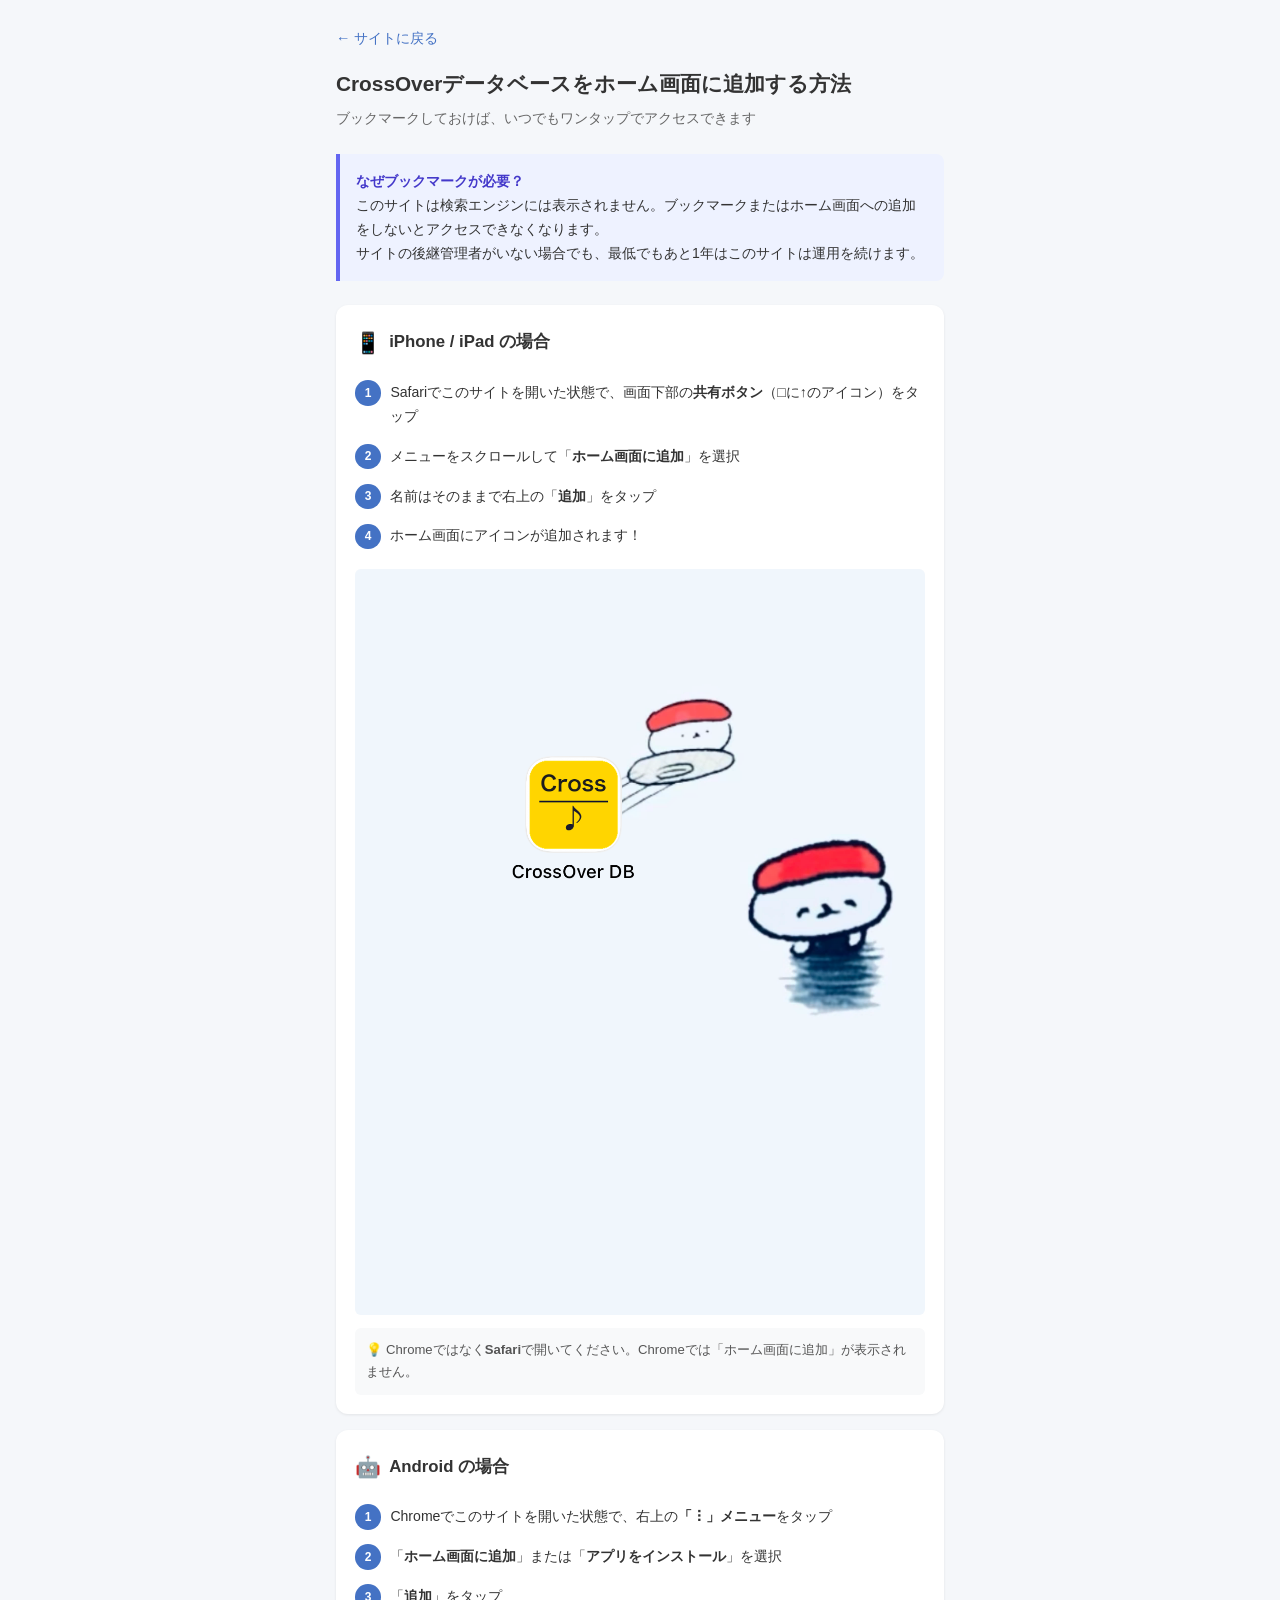
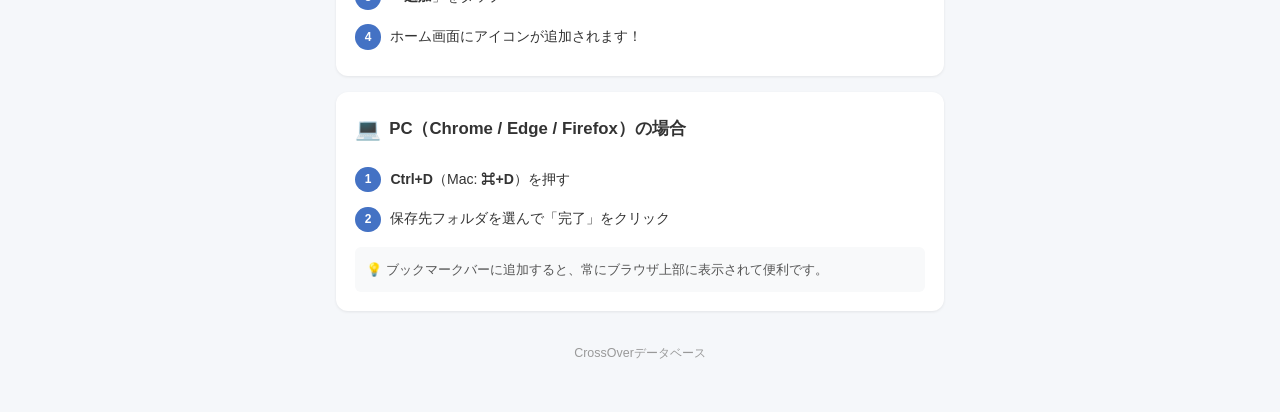
<file: web/bookmark.html>
<!DOCTYPE html>
<html lang="ja">
<head>
    <meta charset="UTF-8">
    <meta name="viewport" content="width=device-width, initial-scale=1.0">
    <meta name="robots" content="noindex, nofollow">
    <title>ブックマーク方法 - CrossOverデータベース</title>
    <link rel="icon" href="img/favicon.ico" sizes="any">
    <link rel="apple-touch-icon" href="img/apple-touch-icon.png">
    <style>
        * { margin: 0; padding: 0; box-sizing: border-box; }
        body {
            font-family: -apple-system, BlinkMacSystemFont, "Hiragino Sans", "Noto Sans JP", sans-serif;
            background: #f5f7fa; color: #333; line-height: 1.7;
        }
        .container { max-width: 640px; margin: 0 auto; padding: 1.5rem 1rem 3rem; }
        .back-link { display: inline-block; margin-bottom: 1rem; color: #4472C4; text-decoration: none; font-size: 0.9rem; }
        .back-link:hover { text-decoration: underline; }
        h1 { font-size: 1.3rem; margin-bottom: 0.3rem; }
        .subtitle { color: #666; font-size: 0.85rem; margin-bottom: 1.5rem; }
        .notice {
            background: #eef2ff; border-left: 4px solid #6366f1;
            padding: 1rem; border-radius: 0 8px 8px 0; margin-bottom: 1.5rem;
            font-size: 0.88rem;
        }
        .notice strong { color: #4338ca; }
        .section {
            background: #fff; border-radius: 12px; padding: 1.2rem;
            margin-bottom: 1rem; box-shadow: 0 1px 3px rgba(0,0,0,0.08);
        }
        .section h2 { font-size: 1.05rem; margin-bottom: 0.8rem; display: flex; align-items: center; gap: 0.5rem; }
        .section h2 .icon { font-size: 1.3rem; }
        .steps { list-style: none; counter-reset: step; padding: 0; }
        .steps li {
            counter-increment: step; position: relative;
            padding: 0.5rem 0 0.5rem 2.2rem; font-size: 0.88rem;
        }
        .steps li::before {
            content: counter(step); position: absolute; left: 0; top: 0.45rem;
            width: 1.6rem; height: 1.6rem; border-radius: 50%;
            background: #4472C4; color: #fff; font-size: 0.75rem; font-weight: 700;
            display: flex; align-items: center; justify-content: center;
        }
        .screenshot-placeholder {
            background: #f0f0f0; border: 2px dashed #ccc; border-radius: 8px;
            height: 320px; display: flex; align-items: center; justify-content: center;
            color: #999; font-size: 0.85rem; margin: 0.8rem 0;
        }
        .screenshot-placeholder img {
            max-width: 100%; max-height: 100%; border-radius: 6px; object-fit: contain;
        }
        .tip { background: #f8f9fa; padding: 0.7rem; border-radius: 6px; font-size: 0.82rem; color: #555; margin-top: 0.5rem; }
        .footer-note { text-align: center; color: #999; font-size: 0.78rem; margin-top: 2rem; }
    </style>
</head>
<body>
    <div class="container">
        <a href="index.html" class="back-link">&larr; サイトに戻る</a>
        <h1>CrossOverデータベースをホーム画面に追加する方法</h1>
        <p class="subtitle">ブックマークしておけば、いつでもワンタップでアクセスできます</p>

        <div class="notice">
            <strong>なぜブックマークが必要？</strong><br>
            このサイトは検索エンジンには表示されません。ブックマークまたはホーム画面への追加をしないとアクセスできなくなります。<br>
            サイトの後継管理者がいない場合でも、最低でもあと1年はこのサイトは運用を続けます。
        </div>

        <!-- iPhone -->
        <div class="section">
            <h2><span class="icon">📱</span> iPhone / iPad の場合</h2>
            <ol class="steps">
                <li>Safariでこのサイトを開いた状態で、画面下部の<strong>共有ボタン</strong>（□に↑のアイコン）をタップ</li>
                <li>メニューをスクロールして「<strong>ホーム画面に追加</strong>」を選択</li>
                <li>名前はそのままで右上の「<strong>追加</strong>」をタップ</li>
                <li>ホーム画面にアイコンが追加されます！</li>
            </ol>
            <div class="screenshot-placeholder" style="height:auto;border:none;background:none;">
                <img src="img/guide-iphone-1.png" alt="iPhoneホーム画面に追加した例">
            </div>
            <div class="tip">💡 Chromeではなく<strong>Safari</strong>で開いてください。Chromeでは「ホーム画面に追加」が表示されません。</div>
        </div>

        <!-- Android -->
        <div class="section">
            <h2><span class="icon">🤖</span> Android の場合</h2>
            <ol class="steps">
                <li>Chromeでこのサイトを開いた状態で、右上の<strong>「︙」メニュー</strong>をタップ</li>
                <li>「<strong>ホーム画面に追加</strong>」または「<strong>アプリをインストール</strong>」を選択</li>
                <li>「<strong>追加</strong>」をタップ</li>
                <li>ホーム画面にアイコンが追加されます！</li>
            </ol>
        </div>

        <!-- PC -->
        <div class="section">
            <h2><span class="icon">💻</span> PC（Chrome / Edge / Firefox）の場合</h2>
            <ol class="steps">
                <li><strong>Ctrl+D</strong>（Mac: <strong>⌘+D</strong>）を押す</li>
                <li>保存先フォルダを選んで「完了」をクリック</li>
            </ol>
            <div class="tip">💡 ブックマークバーに追加すると、常にブラウザ上部に表示されて便利です。</div>
        </div>

        <p class="footer-note">CrossOverデータベース</p>
    </div>
</body>
</html>
</file>
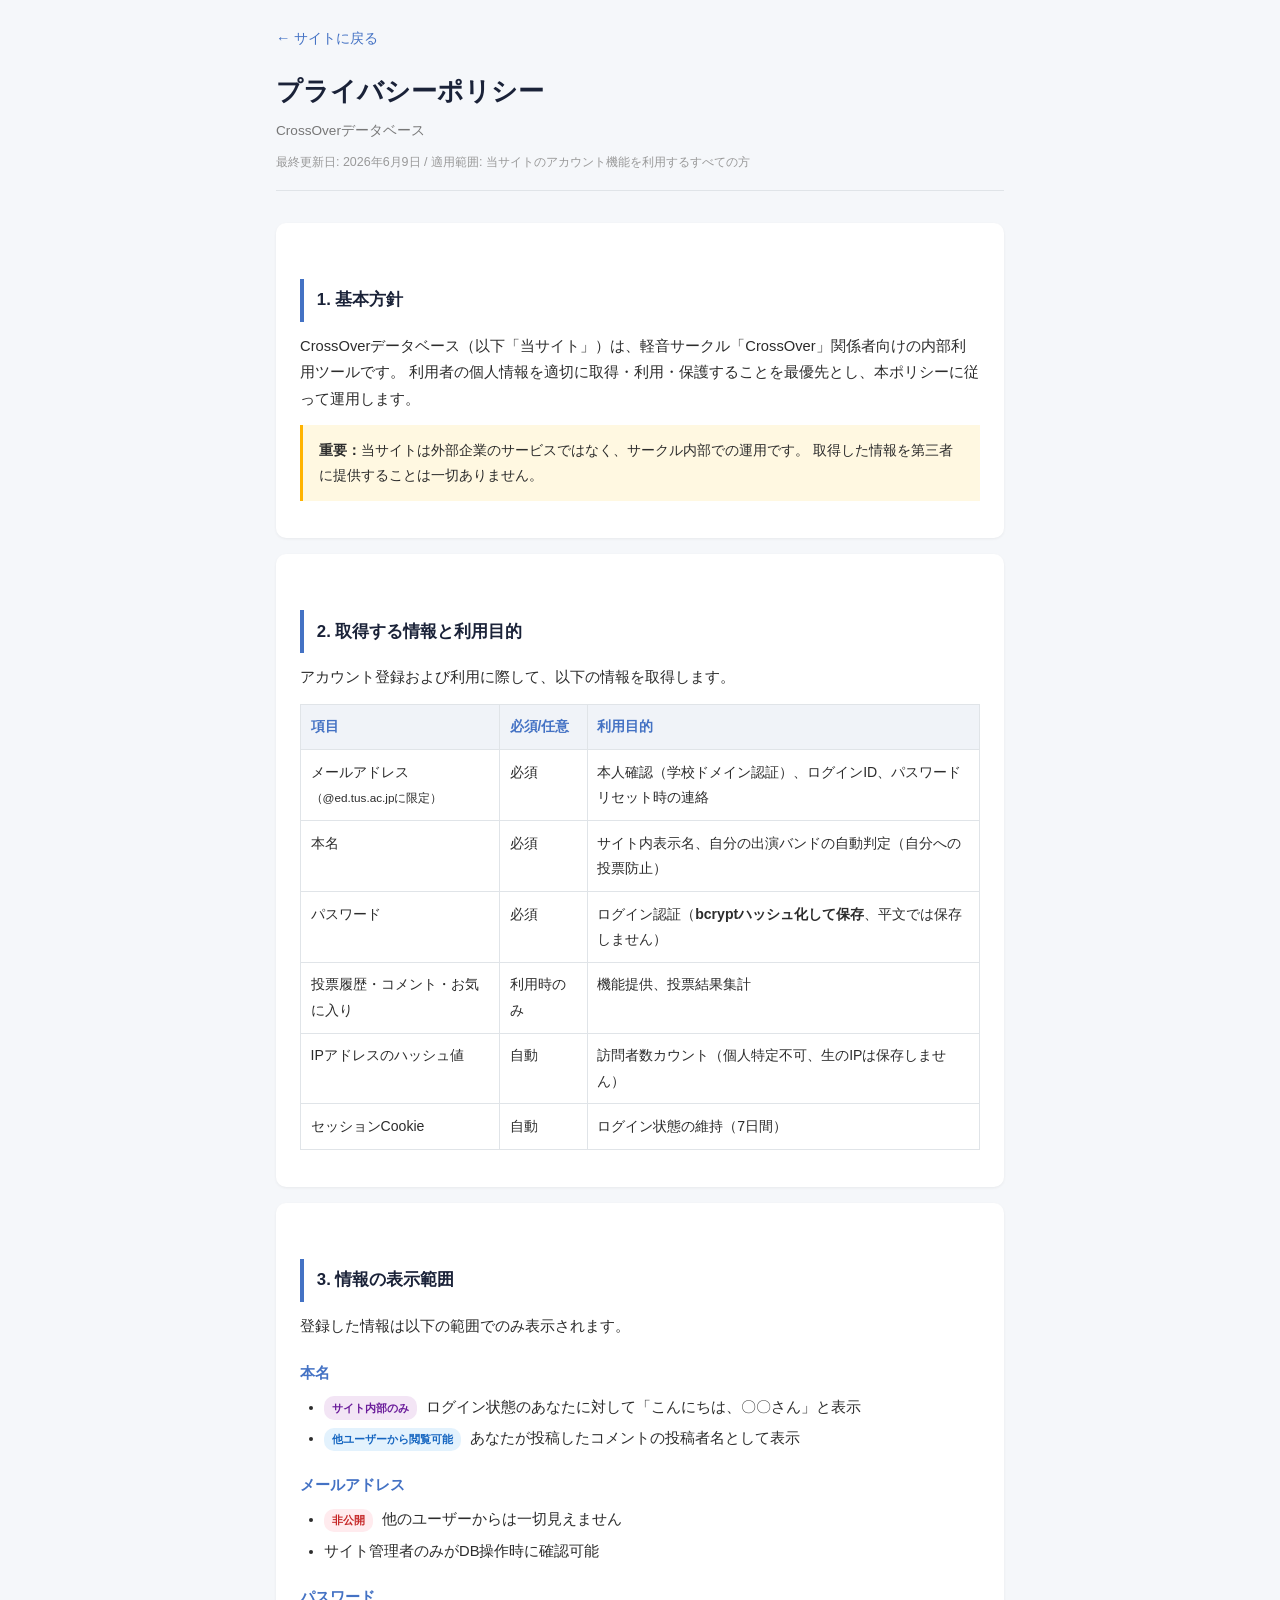
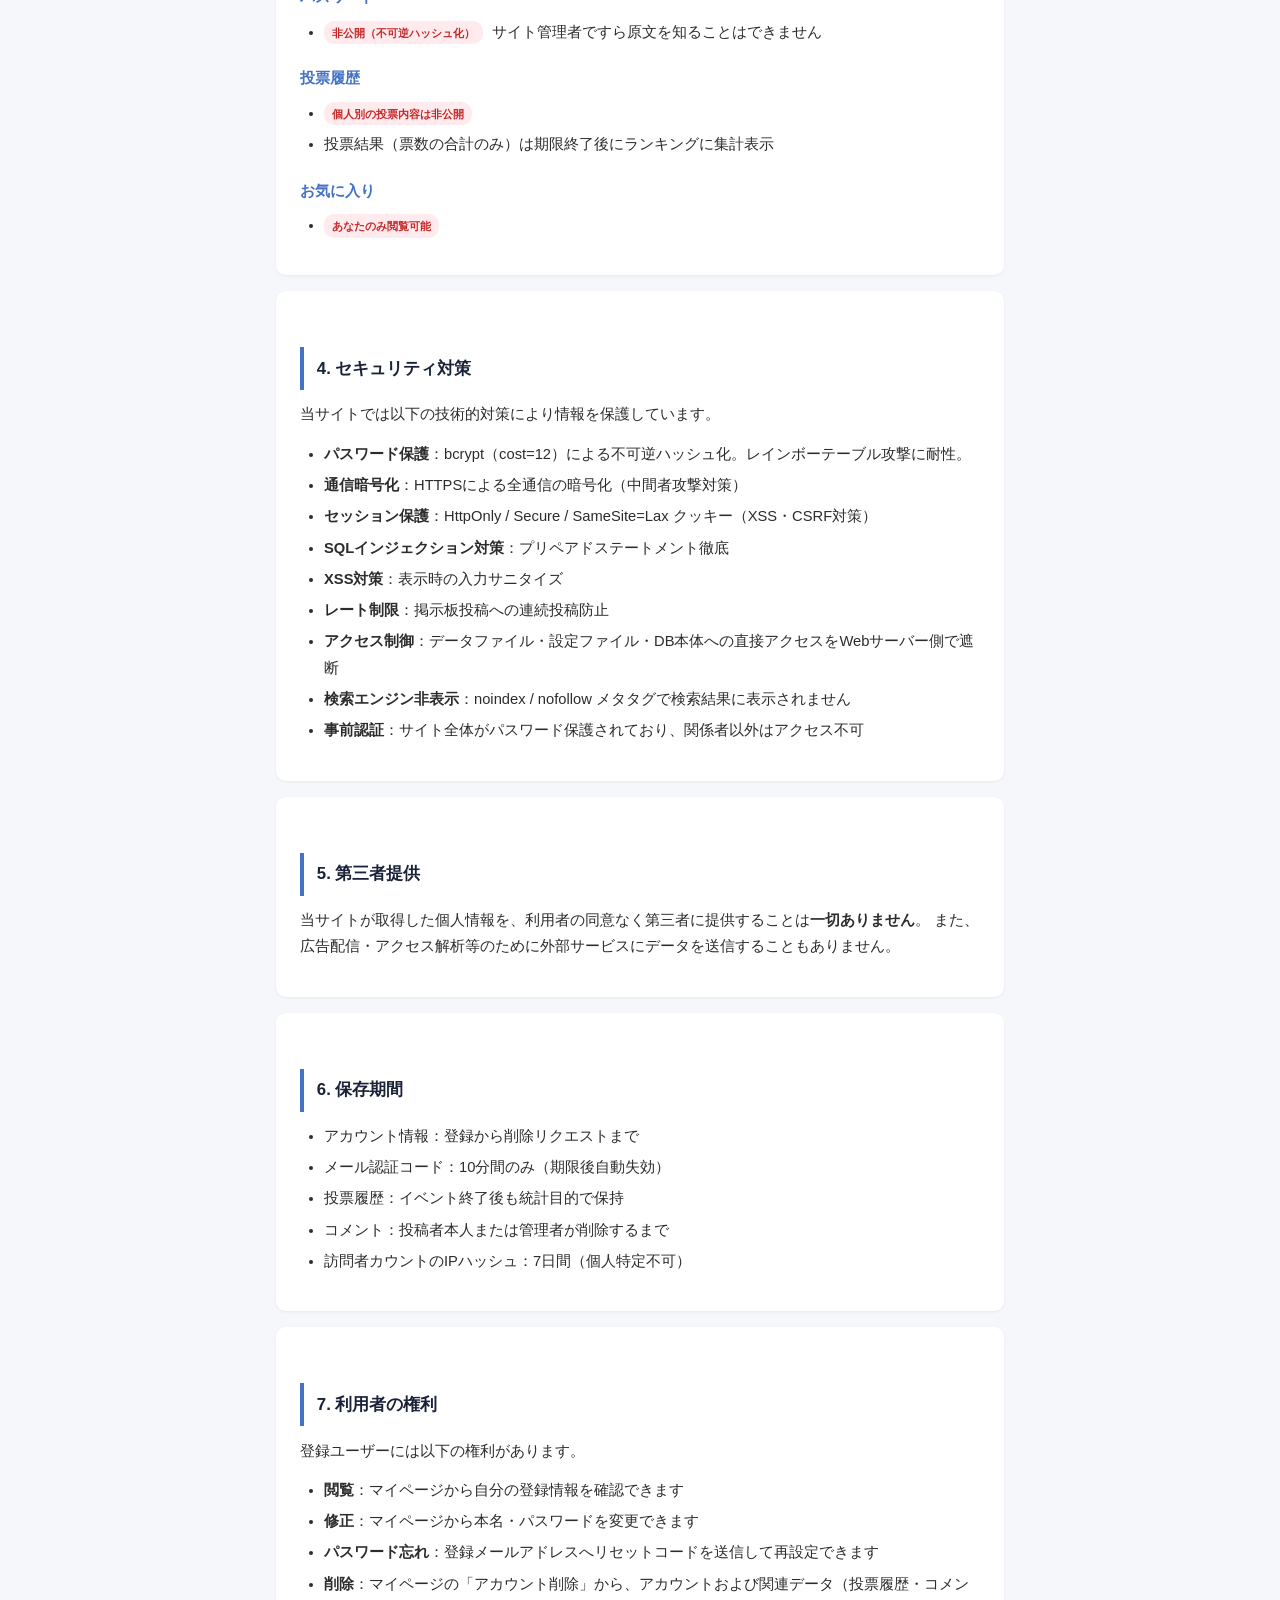
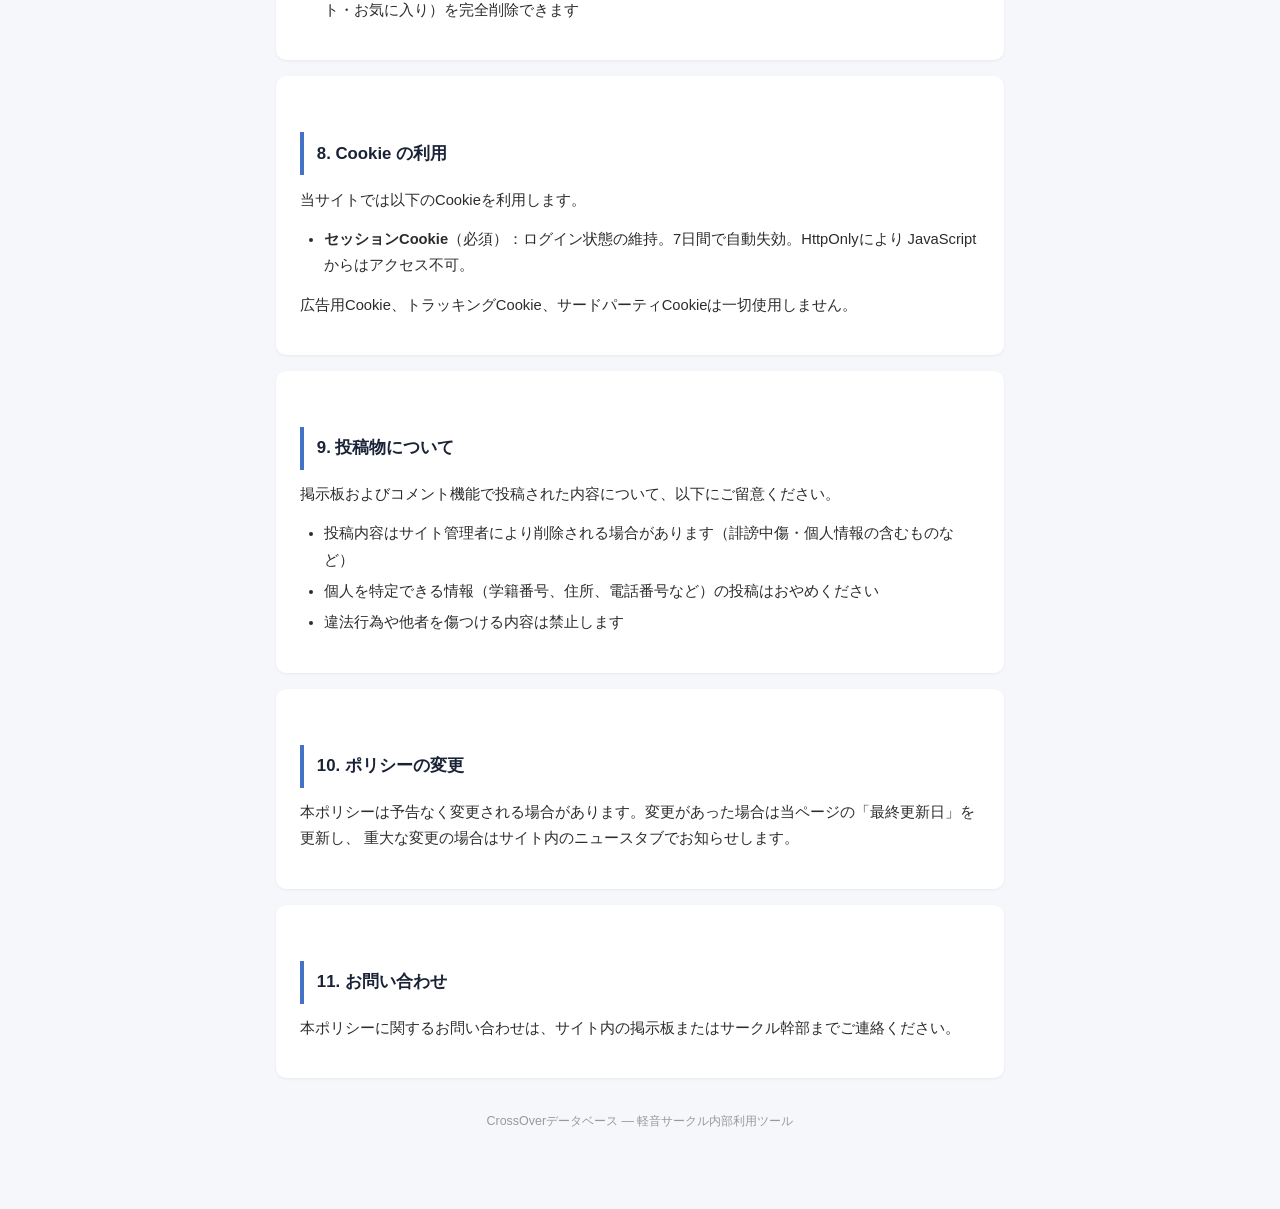
<file: web/privacy.html>
<!DOCTYPE html>
<html lang="ja">
<head>
<meta charset="UTF-8">
<meta name="viewport" content="width=device-width, initial-scale=1.0">
<meta name="robots" content="noindex, nofollow">
<title>プライバシーポリシー - CrossOverデータベース</title>
<link rel="icon" href="img/favicon.ico" sizes="any">
<link rel="apple-touch-icon" href="img/apple-touch-icon.png">
<style>
* { margin:0; padding:0; box-sizing:border-box; }
body {
    font-family: -apple-system, BlinkMacSystemFont, 'Segoe UI', 'Hiragino Sans', 'Noto Sans JP', sans-serif;
    background: #f5f7fa;
    color: #2c2c2c;
    line-height: 1.8;
}
.container { max-width: 760px; margin: 0 auto; padding: 1.5rem 1rem 4rem; }
.back-link {
    display: inline-block;
    margin-bottom: 1rem;
    color: #4472C4;
    text-decoration: none;
    font-size: 0.9rem;
}
.back-link:hover { text-decoration: underline; }

h1 {
    font-size: 1.6rem;
    margin-bottom: 0.3rem;
    color: #1a2238;
}
.subtitle {
    color: #777;
    font-size: 0.85rem;
    margin-bottom: 0.5rem;
}
.meta-info {
    color: #999;
    font-size: 0.78rem;
    margin-bottom: 2rem;
    padding-bottom: 1rem;
    border-bottom: 1px solid #e0e4e8;
}

h2 {
    font-size: 1.05rem;
    margin: 2rem 0 0.7rem;
    padding: 0.4rem 0 0.4rem 0.8rem;
    border-left: 4px solid #4472C4;
    color: #1a2238;
}

h3 {
    font-size: 0.95rem;
    margin: 1.2rem 0 0.5rem;
    color: #4472C4;
}

p, ul, ol { font-size: 0.92rem; margin-bottom: 0.8rem; }
ul, ol { padding-left: 1.5rem; }
li { margin: 0.3rem 0; }

.section {
    background: #fff;
    border-radius: 10px;
    padding: 1.5rem;
    margin-bottom: 1rem;
    box-shadow: 0 1px 3px rgba(0,0,0,0.06);
}

table {
    width: 100%;
    border-collapse: collapse;
    margin: 0.8rem 0;
    font-size: 0.88rem;
}
th, td {
    padding: 0.6rem;
    border: 1px solid #e0e4e8;
    text-align: left;
    vertical-align: top;
}
th {
    background: #f0f3f8;
    font-weight: 600;
    color: #4472C4;
    white-space: nowrap;
}

.highlight {
    background: #fff8e1;
    border-left: 3px solid #ffb300;
    padding: 0.8rem 1rem;
    margin: 0.8rem 0;
    font-size: 0.88rem;
}

.tag-protected, .tag-public, .tag-internal {
    display: inline-block;
    padding: 0.1rem 0.5rem;
    border-radius: 10px;
    font-size: 0.7rem;
    font-weight: 600;
    margin-right: 0.3rem;
}
.tag-protected { background: #ffebee; color: #c62828; }
.tag-public { background: #e3f2fd; color: #1565c0; }
.tag-internal { background: #f3e5f5; color: #6a1b9a; }

.footer-note {
    text-align: center;
    color: #999;
    font-size: 0.78rem;
    margin-top: 2rem;
}
</style>
</head>
<body>
<div class="container">
    <a href="index.html" class="back-link">&larr; サイトに戻る</a>
    <h1>プライバシーポリシー</h1>
    <p class="subtitle">CrossOverデータベース</p>
    <p class="meta-info">最終更新日: 2026年6月9日 / 適用範囲: 当サイトのアカウント機能を利用するすべての方</p>

    <div class="section">
        <h2>1. 基本方針</h2>
        <p>
            CrossOverデータベース（以下「当サイト」）は、軽音サークル「CrossOver」関係者向けの内部利用ツールです。
            利用者の個人情報を適切に取得・利用・保護することを最優先とし、本ポリシーに従って運用します。
        </p>
        <div class="highlight">
            <strong>重要：</strong>当サイトは外部企業のサービスではなく、サークル内部での運用です。
            取得した情報を第三者に提供することは一切ありません。
        </div>
    </div>

    <div class="section">
        <h2>2. 取得する情報と利用目的</h2>
        <p>アカウント登録および利用に際して、以下の情報を取得します。</p>

        <table>
            <thead>
                <tr><th>項目</th><th>必須/任意</th><th>利用目的</th></tr>
            </thead>
            <tbody>
                <tr>
                    <td>メールアドレス<br><small>（@ed.tus.ac.jpに限定）</small></td>
                    <td>必須</td>
                    <td>本人確認（学校ドメイン認証）、ログインID、パスワードリセット時の連絡</td>
                </tr>
                <tr>
                    <td>本名</td>
                    <td>必須</td>
                    <td>サイト内表示名、自分の出演バンドの自動判定（自分への投票防止）</td>
                </tr>
                <tr>
                    <td>パスワード</td>
                    <td>必須</td>
                    <td>ログイン認証（<strong>bcryptハッシュ化して保存</strong>、平文では保存しません）</td>
                </tr>
                <tr>
                    <td>投票履歴・コメント・お気に入り</td>
                    <td>利用時のみ</td>
                    <td>機能提供、投票結果集計</td>
                </tr>
                <tr>
                    <td>IPアドレスのハッシュ値</td>
                    <td>自動</td>
                    <td>訪問者数カウント（個人特定不可、生のIPは保存しません）</td>
                </tr>
                <tr>
                    <td>セッションCookie</td>
                    <td>自動</td>
                    <td>ログイン状態の維持（7日間）</td>
                </tr>
            </tbody>
        </table>
    </div>

    <div class="section">
        <h2>3. 情報の表示範囲</h2>
        <p>登録した情報は以下の範囲でのみ表示されます。</p>

        <h3>本名</h3>
        <ul>
            <li><span class="tag-internal">サイト内部のみ</span> ログイン状態のあなたに対して「こんにちは、〇〇さん」と表示</li>
            <li><span class="tag-public">他ユーザーから閲覧可能</span> あなたが投稿したコメントの投稿者名として表示</li>
        </ul>

        <h3>メールアドレス</h3>
        <ul>
            <li><span class="tag-protected">非公開</span> 他のユーザーからは一切見えません</li>
            <li>サイト管理者のみがDB操作時に確認可能</li>
        </ul>

        <h3>パスワード</h3>
        <ul>
            <li><span class="tag-protected">非公開（不可逆ハッシュ化）</span> サイト管理者ですら原文を知ることはできません</li>
        </ul>

        <h3>投票履歴</h3>
        <ul>
            <li><span class="tag-protected">個人別の投票内容は非公開</span></li>
            <li>投票結果（票数の合計のみ）は期限終了後にランキングに集計表示</li>
        </ul>

        <h3>お気に入り</h3>
        <ul>
            <li><span class="tag-protected">あなたのみ閲覧可能</span></li>
        </ul>
    </div>

    <div class="section">
        <h2>4. セキュリティ対策</h2>
        <p>当サイトでは以下の技術的対策により情報を保護しています。</p>
        <ul>
            <li><strong>パスワード保護</strong>：bcrypt（cost=12）による不可逆ハッシュ化。レインボーテーブル攻撃に耐性。</li>
            <li><strong>通信暗号化</strong>：HTTPSによる全通信の暗号化（中間者攻撃対策）</li>
            <li><strong>セッション保護</strong>：HttpOnly / Secure / SameSite=Lax クッキー（XSS・CSRF対策）</li>
            <li><strong>SQLインジェクション対策</strong>：プリペアドステートメント徹底</li>
            <li><strong>XSS対策</strong>：表示時の入力サニタイズ</li>
            <li><strong>レート制限</strong>：掲示板投稿への連続投稿防止</li>
            <li><strong>アクセス制御</strong>：データファイル・設定ファイル・DB本体への直接アクセスをWebサーバー側で遮断</li>
            <li><strong>検索エンジン非表示</strong>：noindex / nofollow メタタグで検索結果に表示されません</li>
            <li><strong>事前認証</strong>：サイト全体がパスワード保護されており、関係者以外はアクセス不可</li>
        </ul>
    </div>

    <div class="section">
        <h2>5. 第三者提供</h2>
        <p>
            当サイトが取得した個人情報を、利用者の同意なく第三者に提供することは<strong>一切ありません</strong>。
            また、広告配信・アクセス解析等のために外部サービスにデータを送信することもありません。
        </p>
    </div>

    <div class="section">
        <h2>6. 保存期間</h2>
        <ul>
            <li>アカウント情報：登録から削除リクエストまで</li>
            <li>メール認証コード：10分間のみ（期限後自動失効）</li>
            <li>投票履歴：イベント終了後も統計目的で保持</li>
            <li>コメント：投稿者本人または管理者が削除するまで</li>
            <li>訪問者カウントのIPハッシュ：7日間（個人特定不可）</li>
        </ul>
    </div>

    <div class="section">
        <h2>7. 利用者の権利</h2>
        <p>登録ユーザーには以下の権利があります。</p>
        <ul>
            <li><strong>閲覧</strong>：マイページから自分の登録情報を確認できます</li>
            <li><strong>修正</strong>：マイページから本名・パスワードを変更できます</li>
            <li><strong>パスワード忘れ</strong>：登録メールアドレスへリセットコードを送信して再設定できます</li>
            <li><strong>削除</strong>：マイページの「アカウント削除」から、アカウントおよび関連データ（投票履歴・コメント・お気に入り）を完全削除できます</li>
        </ul>
    </div>

    <div class="section">
        <h2>8. Cookie の利用</h2>
        <p>当サイトでは以下のCookieを利用します。</p>
        <ul>
            <li><strong>セッションCookie</strong>（必須）：ログイン状態の維持。7日間で自動失効。HttpOnlyにより JavaScript からはアクセス不可。</li>
        </ul>
        <p>広告用Cookie、トラッキングCookie、サードパーティCookieは一切使用しません。</p>
    </div>

    <div class="section">
        <h2>9. 投稿物について</h2>
        <p>
            掲示板およびコメント機能で投稿された内容について、以下にご留意ください。
        </p>
        <ul>
            <li>投稿内容はサイト管理者により削除される場合があります（誹謗中傷・個人情報の含むものなど）</li>
            <li>個人を特定できる情報（学籍番号、住所、電話番号など）の投稿はおやめください</li>
            <li>違法行為や他者を傷つける内容は禁止します</li>
        </ul>
    </div>

    <div class="section">
        <h2>10. ポリシーの変更</h2>
        <p>
            本ポリシーは予告なく変更される場合があります。変更があった場合は当ページの「最終更新日」を更新し、
            重大な変更の場合はサイト内のニュースタブでお知らせします。
        </p>
    </div>

    <div class="section">
        <h2>11. お問い合わせ</h2>
        <p>本ポリシーに関するお問い合わせは、サイト内の掲示板またはサークル幹部までご連絡ください。</p>
    </div>

    <p class="footer-note">CrossOverデータベース — 軽音サークル内部利用ツール</p>
</div>
</body>
</html>
</file>
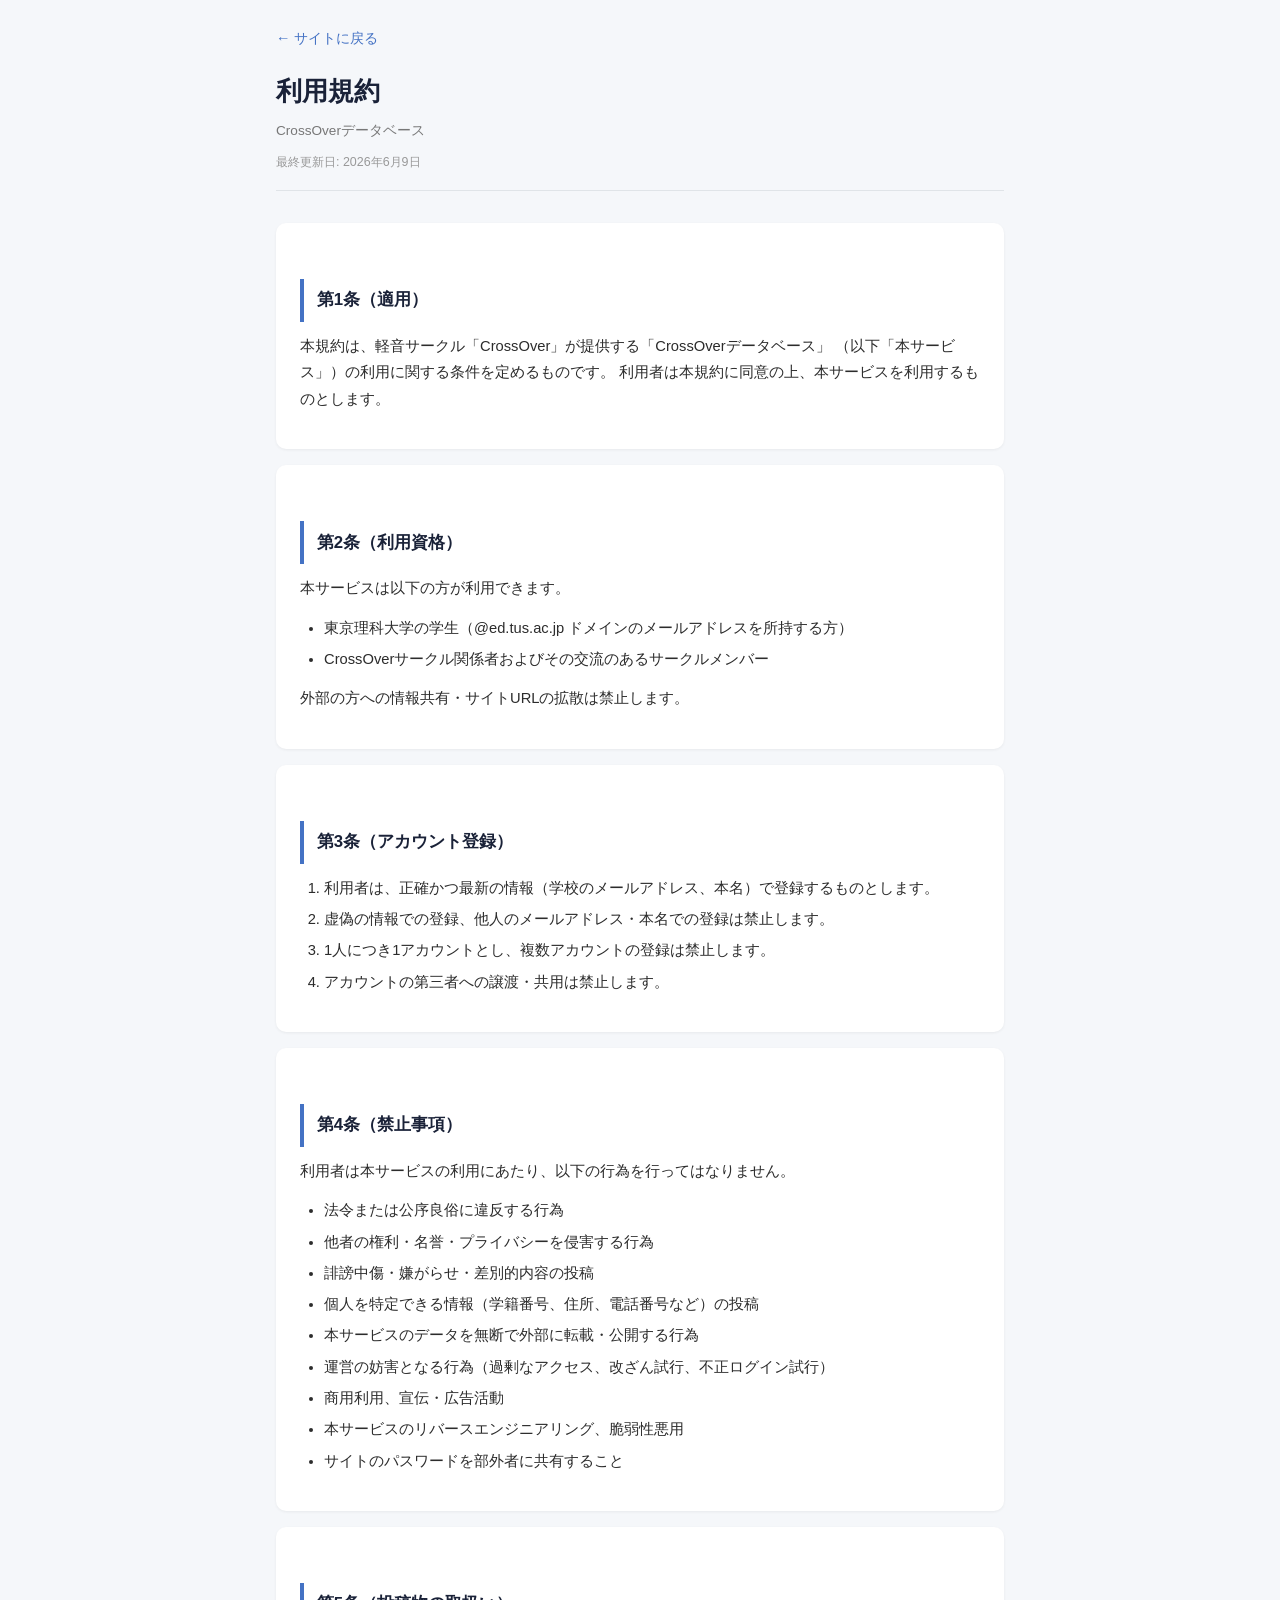
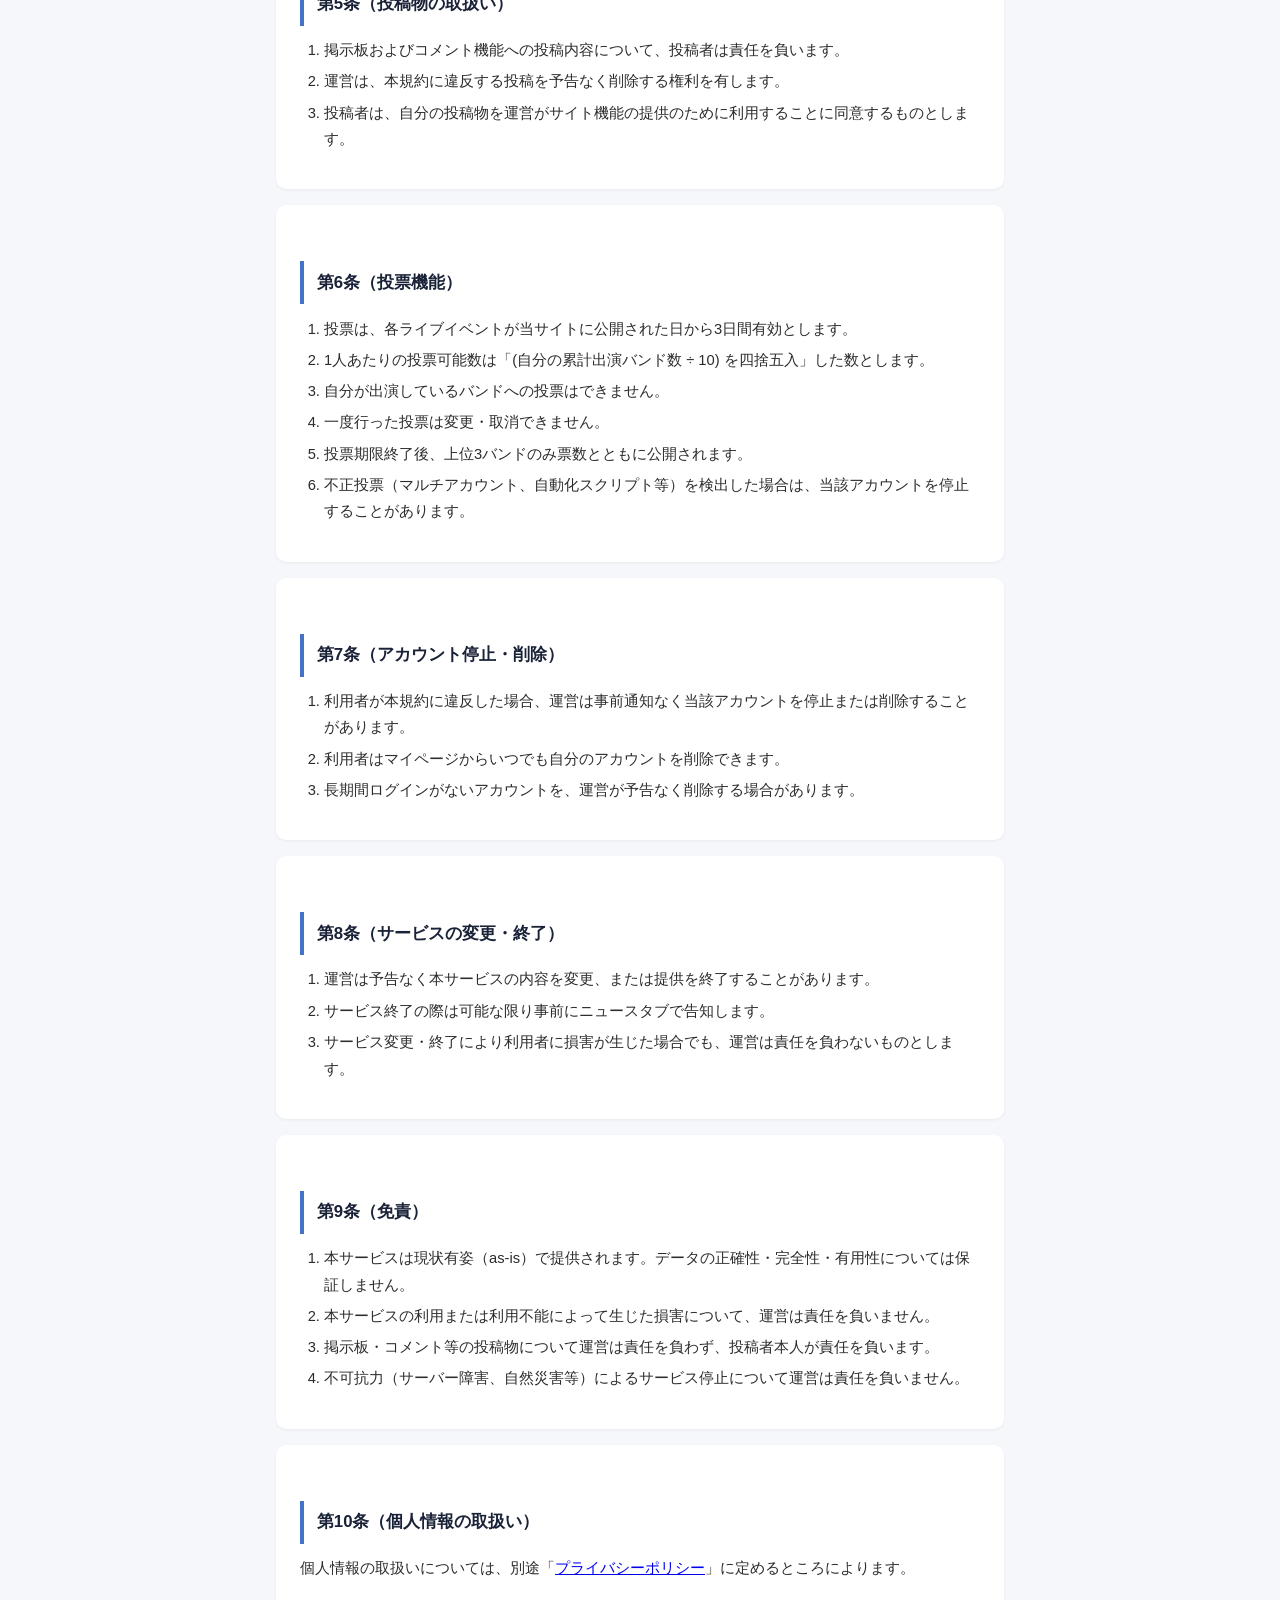
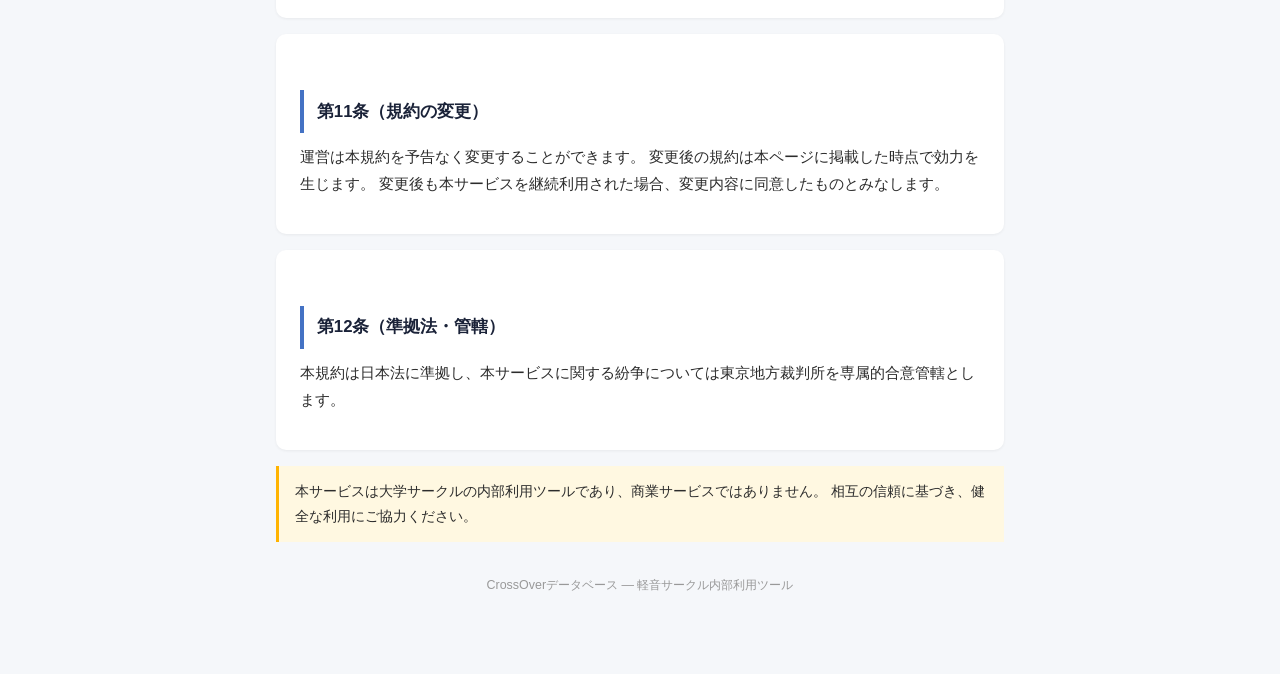
<file: web/terms.html>
<!DOCTYPE html>
<html lang="ja">
<head>
<meta charset="UTF-8">
<meta name="viewport" content="width=device-width, initial-scale=1.0">
<meta name="robots" content="noindex, nofollow">
<title>利用規約 - CrossOverデータベース</title>
<link rel="icon" href="img/favicon.ico" sizes="any">
<link rel="apple-touch-icon" href="img/apple-touch-icon.png">
<style>
* { margin:0; padding:0; box-sizing:border-box; }
body {
    font-family: -apple-system, BlinkMacSystemFont, 'Segoe UI', 'Hiragino Sans', 'Noto Sans JP', sans-serif;
    background: #f5f7fa;
    color: #2c2c2c;
    line-height: 1.8;
}
.container { max-width: 760px; margin: 0 auto; padding: 1.5rem 1rem 4rem; }
.back-link {
    display: inline-block;
    margin-bottom: 1rem;
    color: #4472C4;
    text-decoration: none;
    font-size: 0.9rem;
}
.back-link:hover { text-decoration: underline; }

h1 {
    font-size: 1.6rem;
    margin-bottom: 0.3rem;
    color: #1a2238;
}
.subtitle {
    color: #777;
    font-size: 0.85rem;
    margin-bottom: 0.5rem;
}
.meta-info {
    color: #999;
    font-size: 0.78rem;
    margin-bottom: 2rem;
    padding-bottom: 1rem;
    border-bottom: 1px solid #e0e4e8;
}

h2 {
    font-size: 1.05rem;
    margin: 2rem 0 0.7rem;
    padding: 0.4rem 0 0.4rem 0.8rem;
    border-left: 4px solid #4472C4;
    color: #1a2238;
}

p, ul, ol { font-size: 0.92rem; margin-bottom: 0.8rem; }
ul, ol { padding-left: 1.5rem; }
li { margin: 0.3rem 0; }

.section {
    background: #fff;
    border-radius: 10px;
    padding: 1.5rem;
    margin-bottom: 1rem;
    box-shadow: 0 1px 3px rgba(0,0,0,0.06);
}

.notice {
    background: #fff8e1;
    border-left: 3px solid #ffb300;
    padding: 0.8rem 1rem;
    margin: 0.8rem 0;
    font-size: 0.88rem;
}

.footer-note {
    text-align: center;
    color: #999;
    font-size: 0.78rem;
    margin-top: 2rem;
}
</style>
</head>
<body>
<div class="container">
    <a href="index.html" class="back-link">&larr; サイトに戻る</a>
    <h1>利用規約</h1>
    <p class="subtitle">CrossOverデータベース</p>
    <p class="meta-info">最終更新日: 2026年6月9日</p>

    <div class="section">
        <h2>第1条（適用）</h2>
        <p>
            本規約は、軽音サークル「CrossOver」が提供する「CrossOverデータベース」
            （以下「本サービス」）の利用に関する条件を定めるものです。
            利用者は本規約に同意の上、本サービスを利用するものとします。
        </p>
    </div>

    <div class="section">
        <h2>第2条（利用資格）</h2>
        <p>本サービスは以下の方が利用できます。</p>
        <ul>
            <li>東京理科大学の学生（@ed.tus.ac.jp ドメインのメールアドレスを所持する方）</li>
            <li>CrossOverサークル関係者およびその交流のあるサークルメンバー</li>
        </ul>
        <p>外部の方への情報共有・サイトURLの拡散は禁止します。</p>
    </div>

    <div class="section">
        <h2>第3条（アカウント登録）</h2>
        <ol>
            <li>利用者は、正確かつ最新の情報（学校のメールアドレス、本名）で登録するものとします。</li>
            <li>虚偽の情報での登録、他人のメールアドレス・本名での登録は禁止します。</li>
            <li>1人につき1アカウントとし、複数アカウントの登録は禁止します。</li>
            <li>アカウントの第三者への譲渡・共用は禁止します。</li>
        </ol>
    </div>

    <div class="section">
        <h2>第4条（禁止事項）</h2>
        <p>利用者は本サービスの利用にあたり、以下の行為を行ってはなりません。</p>
        <ul>
            <li>法令または公序良俗に違反する行為</li>
            <li>他者の権利・名誉・プライバシーを侵害する行為</li>
            <li>誹謗中傷・嫌がらせ・差別的内容の投稿</li>
            <li>個人を特定できる情報（学籍番号、住所、電話番号など）の投稿</li>
            <li>本サービスのデータを無断で外部に転載・公開する行為</li>
            <li>運営の妨害となる行為（過剰なアクセス、改ざん試行、不正ログイン試行）</li>
            <li>商用利用、宣伝・広告活動</li>
            <li>本サービスのリバースエンジニアリング、脆弱性悪用</li>
            <li>サイトのパスワードを部外者に共有すること</li>
        </ul>
    </div>

    <div class="section">
        <h2>第5条（投稿物の取扱い）</h2>
        <ol>
            <li>掲示板およびコメント機能への投稿内容について、投稿者は責任を負います。</li>
            <li>運営は、本規約に違反する投稿を予告なく削除する権利を有します。</li>
            <li>投稿者は、自分の投稿物を運営がサイト機能の提供のために利用することに同意するものとします。</li>
        </ol>
    </div>

    <div class="section">
        <h2>第6条（投票機能）</h2>
        <ol>
            <li>投票は、各ライブイベントが当サイトに公開された日から3日間有効とします。</li>
            <li>1人あたりの投票可能数は「(自分の累計出演バンド数 ÷ 10) を四捨五入」した数とします。</li>
            <li>自分が出演しているバンドへの投票はできません。</li>
            <li>一度行った投票は変更・取消できません。</li>
            <li>投票期限終了後、上位3バンドのみ票数とともに公開されます。</li>
            <li>不正投票（マルチアカウント、自動化スクリプト等）を検出した場合は、当該アカウントを停止することがあります。</li>
        </ol>
    </div>

    <div class="section">
        <h2>第7条（アカウント停止・削除）</h2>
        <ol>
            <li>利用者が本規約に違反した場合、運営は事前通知なく当該アカウントを停止または削除することがあります。</li>
            <li>利用者はマイページからいつでも自分のアカウントを削除できます。</li>
            <li>長期間ログインがないアカウントを、運営が予告なく削除する場合があります。</li>
        </ol>
    </div>

    <div class="section">
        <h2>第8条（サービスの変更・終了）</h2>
        <ol>
            <li>運営は予告なく本サービスの内容を変更、または提供を終了することがあります。</li>
            <li>サービス終了の際は可能な限り事前にニュースタブで告知します。</li>
            <li>サービス変更・終了により利用者に損害が生じた場合でも、運営は責任を負わないものとします。</li>
        </ol>
    </div>

    <div class="section">
        <h2>第9条（免責）</h2>
        <ol>
            <li>本サービスは現状有姿（as-is）で提供されます。データの正確性・完全性・有用性については保証しません。</li>
            <li>本サービスの利用または利用不能によって生じた損害について、運営は責任を負いません。</li>
            <li>掲示板・コメント等の投稿物について運営は責任を負わず、投稿者本人が責任を負います。</li>
            <li>不可抗力（サーバー障害、自然災害等）によるサービス停止について運営は責任を負いません。</li>
        </ol>
    </div>

    <div class="section">
        <h2>第10条（個人情報の取扱い）</h2>
        <p>個人情報の取扱いについては、別途「<a href="privacy.html">プライバシーポリシー</a>」に定めるところによります。</p>
    </div>

    <div class="section">
        <h2>第11条（規約の変更）</h2>
        <p>
            運営は本規約を予告なく変更することができます。
            変更後の規約は本ページに掲載した時点で効力を生じます。
            変更後も本サービスを継続利用された場合、変更内容に同意したものとみなします。
        </p>
    </div>

    <div class="section">
        <h2>第12条（準拠法・管轄）</h2>
        <p>
            本規約は日本法に準拠し、本サービスに関する紛争については東京地方裁判所を専属的合意管轄とします。
        </p>
    </div>

    <div class="notice">
        本サービスは大学サークルの内部利用ツールであり、商業サービスではありません。
        相互の信頼に基づき、健全な利用にご協力ください。
    </div>

    <p class="footer-note">CrossOverデータベース — 軽音サークル内部利用ツール</p>
</div>
</body>
</html>
</file>
